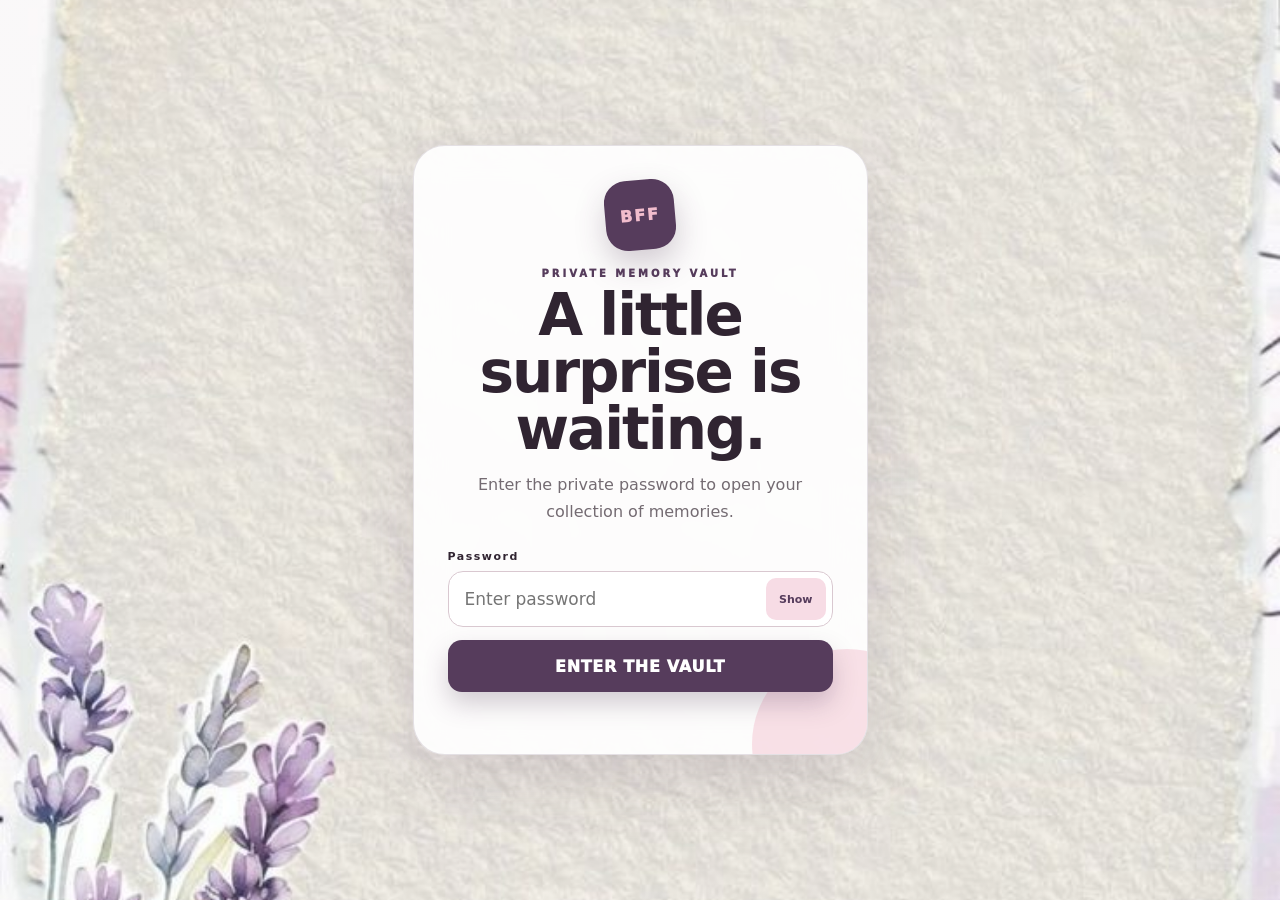
<file: index.html>
<!DOCTYPE html>
<html lang="en">
<head>
<meta charset="UTF-8">
<meta name="viewport" content="width=device-width, initial-scale=1.0">
<title>BestFriendForever • Private Entry</title>
<link rel="stylesheet" href="css/style.css">
</head>
<body class="vault-page">
<main class="vault-shell">
  <section class="lock-card">
    <div class="vault-mark"><span>BFF</span></div>
    <p class="eyebrow">PRIVATE MEMORY VAULT</p>
    <h1>A little surprise is waiting.</h1>
    <p class="sub">Enter the private password to open your collection of memories.</p>

    <form class="password-form" id="passwordForm">
      <label for="vaultPassword">Password</label>
      <div class="password-wrap">
        <input id="vaultPassword" type="password" inputmode="numeric" maxlength="4"
               placeholder="Enter password" autocomplete="off" required>
        <button type="button" id="togglePassword" class="eye-btn">Show</button>
      </div>
      <button class="unlock-btn" type="submit">ENTER THE VAULT</button>
      <p class="error" id="errorMsg"></p>
    </form>
  </section>
</main>
<script src="js/app.js"></script>
</body>
</html>
</file>
<file: css/style.css>
:root{
  --violet:#563c5c;
  --pink:#f2bdcd;
  --pink2:#f7dce5;
  --cream:#fff8fb;
  --ink:#302431;
  --white:#fff;
  --shadow:0 24px 70px rgba(86,60,92,.18);
}
*{box-sizing:border-box}
html{scroll-behavior:smooth}
body{margin:0;color:var(--ink);font-family:Inter,ui-sans-serif,system-ui,-apple-system,"Segoe UI",sans-serif;background:var(--cream);overflow-x:hidden}
a{text-decoration:none;color:inherit}
button,input{font:inherit}
button{cursor:pointer}
body:before{content:"";position:fixed;inset:0;pointer-events:none;opacity:.12;background-image:radial-gradient(rgba(86,60,92,.2) .6px,transparent .6px);background-size:6px 6px;z-index:50}

.vault-page{
  min-height:100vh;display:grid;place-items:center;padding:24px;
  background:
   radial-gradient(circle at 15% 15%,rgba(242,189,205,.55),transparent 30%),
   radial-gradient(circle at 85% 85%,rgba(86,60,92,.12),transparent 30%),
   linear-gradient(135deg,#fff8fb,#f7dce5);
}
.vault-shell{width:min(455px,100%)}
.lock-card{
  background:rgba(255,255,255,.9);border:1px solid rgba(86,60,92,.15);
  border-radius:32px;padding:34px;box-shadow:var(--shadow);backdrop-filter:blur(16px);
  position:relative;overflow:hidden;text-align:center
}
.lock-card:after{content:"";position:absolute;width:190px;height:190px;right:-75px;bottom:-85px;border-radius:50%;background:var(--pink);opacity:.45}
.vault-mark{width:70px;height:70px;margin:auto;border-radius:22px;background:var(--violet);display:grid;place-items:center;box-shadow:0 14px 30px rgba(86,60,92,.25);transform:rotate(-5deg)}
.vault-mark span{color:var(--pink);font-weight:1000;letter-spacing:2px}
.eyebrow{margin:18px 0 8px;color:var(--violet);font-size:10px;font-weight:1000;letter-spacing:3px}
h1{font-size:clamp(34px,7vw,58px);line-height:.98;letter-spacing:-2px;margin:0 0 15px}
h1 em{font-family:Georgia,serif;color:var(--violet);font-weight:500}
.sub,.section-sub{color:#746b72;line-height:1.65;max-width:620px;margin:0 auto 25px}
.password-form{text-align:left;position:relative;z-index:2}
.password-form label{display:block;font-size:11px;font-weight:900;letter-spacing:1.5px;margin:0 0 8px}
.password-wrap{position:relative}
.password-form input{width:100%;height:56px;border:1px solid #d9c8d0;border-radius:15px;background:#fff;padding:0 72px 0 16px;outline:none;font-size:17px;color:var(--ink)}
.password-form input:focus{border-color:var(--violet);box-shadow:0 0 0 4px rgba(86,60,92,.1)}
.eye-btn{position:absolute;right:7px;top:7px;height:42px;padding:0 13px;border:0;border-radius:10px;background:var(--pink2);color:var(--violet);font-size:11px;font-weight:900}
.unlock-btn,.outline-btn,.tiny-btn{border:0;border-radius:14px;font-weight:950;letter-spacing:.7px}
.unlock-btn{width:100%;height:52px;margin-top:13px;background:var(--violet);color:#fff;box-shadow:0 12px 25px rgba(86,60,92,.25);transition:.2s}
.unlock-btn:hover{transform:translateY(-2px);background:#452f4a}
.error{height:18px;color:#a52f55;font-size:12px;font-weight:800;margin:10px 0 0}

.topbar{height:70px;padding:0 5vw;display:flex;align-items:center;justify-content:space-between;position:sticky;top:0;z-index:40;background:rgba(255,248,251,.82);backdrop-filter:blur(16px);border-bottom:1px solid rgba(86,60,92,.1)}
.brand{font-size:13px;font-weight:1000;letter-spacing:2px}.brand span{color:var(--violet)}
.page-count{font-size:10px;font-weight:1000;letter-spacing:2px;color:var(--violet)}
.tiny-btn{background:var(--violet);color:#fff;padding:10px 14px;font-size:10px}

.home-page{
 min-height:100vh;background:
 radial-gradient(circle at 10% 10%,rgba(242,189,205,.5),transparent 28%),
 radial-gradient(circle at 90% 90%,rgba(86,60,92,.1),transparent 30%),
 linear-gradient(135deg,#fff8fb,#f7dce5);
}
.home-main,.gift-main{width:min(1100px,92%);margin:auto;position:relative;z-index:1}
.home-main{padding:72px 0 100px}
.home-hero{text-align:center;margin-bottom:42px}
.funny-quotes{display:flex;gap:10px;justify-content:center;flex-wrap:wrap;margin-top:25px}
.funny-quotes span{background:rgba(255,255,255,.8);border:1px solid rgba(86,60,92,.12);border-radius:99px;padding:10px 15px;font-size:11px;font-weight:800;color:#665a63;box-shadow:0 8px 22px rgba(86,60,92,.06)}
.gift-grid{display:grid;grid-template-columns:repeat(3,1fr);gap:25px}
.gift-card{text-align:center;display:block}
.gift-art{height:350px;border-radius:30px;background:linear-gradient(145deg,#fff,#f7dce5);border:1px solid rgba(86,60,92,.12);position:relative;display:grid;place-items:center;overflow:hidden;perspective:1000px;box-shadow:0 15px 45px rgba(86,60,92,.1);transition:.3s}
.gift-floor{position:absolute;bottom:40px;width:210px;height:42px;background:rgba(56,35,61,.22);filter:blur(17px);border-radius:50%;transition:.4s}
.css-gift{width:220px;height:220px;position:relative;transform-style:preserve-3d;transform:rotateX(8deg) rotateY(-15deg);transition:transform .55s cubic-bezier(.2,.8,.2,1);z-index:2}
.gift-body{position:absolute;left:18px;top:82px;width:184px;height:118px;border-radius:5px 5px 14px 14px;background:linear-gradient(90deg,#6d4a74,#563c5c 43%,#68466f);box-shadow:inset -18px -12px 24px rgba(30,18,35,.25),inset 10px 8px 14px rgba(255,255,255,.1),12px 17px 18px rgba(49,28,54,.25)}
.gift-body:after{content:"";position:absolute;right:-12px;top:12px;width:12px;height:92px;background:#422c47;transform:skewY(-18deg);transform-origin:left top;border-radius:0 4px 8px 0}
.gift-ribbon-v{position:absolute;left:76px;top:0;width:34px;height:100%;background:linear-gradient(90deg,#e7a7bb,#f2bdcd 48%,#c97f9b);box-shadow:inset 5px 0 7px rgba(255,255,255,.25),inset -5px 0 7px rgba(100,45,73,.15)}
.gift-ribbon-h{position:absolute;left:0;top:48px;width:100%;height:25px;background:linear-gradient(#e5a1b7,#f2bdcd,#ca809b);box-shadow:0 4px 7px rgba(70,35,55,.16)}
.gift-lid{position:absolute;left:7px;top:62px;width:200px;height:52px;transform-style:preserve-3d;transition:transform .55s cubic-bezier(.2,.8,.2,1);z-index:4}
.lid-top{position:absolute;left:0;top:0;width:200px;height:44px;border-radius:7px 7px 5px 5px;background:linear-gradient(145deg,#76517d,#563c5c 58%,#452e4a);box-shadow:inset 10px 7px 12px rgba(255,255,255,.13),inset -10px -8px 14px rgba(30,15,35,.24),0 10px 14px rgba(50,28,55,.2)}
.lid-side{position:absolute;right:-9px;top:8px;width:10px;height:39px;background:#3d2841;transform:skewY(-22deg);border-radius:0 3px 4px 0}
.lid-ribbon-v{position:absolute;left:82px;top:0;width:35px;height:44px;background:linear-gradient(90deg,#d88fa7,#f2bdcd,#bd6d89);z-index:2;box-shadow:inset 5px 0 5px rgba(255,255,255,.2)}
.gift-bow{position:absolute;left:65px;top:25px;width:90px;height:60px;z-index:6}
.bow-loop{position:absolute;width:58px;height:40px;border:13px solid #f2bdcd;background:linear-gradient(145deg,#f6d3df,#d88fa7);box-shadow:inset 5px 4px 6px rgba(255,255,255,.3),0 6px 8px rgba(70,35,55,.18)}
.bow-left{left:-10px;top:3px;border-radius:70% 35% 65% 45%;transform:rotate(-25deg)}
.bow-right{right:-10px;top:3px;border-radius:35% 70% 45% 65%;transform:rotate(25deg)}
.bow-knot{position:absolute;left:34px;top:14px;width:27px;height:29px;border-radius:45%;background:linear-gradient(145deg,#f6d3df,#bf718c);box-shadow:inset 4px 3px 4px rgba(255,255,255,.28),0 6px 8px rgba(70,35,55,.2)}
.gift-sticker{position:absolute;right:28px;top:28px;z-index:8;width:64px;height:64px;border-radius:50%;display:grid;place-items:center;background:var(--violet);color:var(--pink);font-size:10px;font-weight:1000;line-height:1.05;transform:rotate(8deg);box-shadow:0 8px 16px rgba(86,60,92,.2);transition:.35s}
.gift-card:hover .gift-art{transform:translateY(-6px);box-shadow:0 30px 65px rgba(86,60,92,.2);border-color:rgba(86,60,92,.3)}
.gift-card:hover .css-gift{transform:translateY(-18px) rotateX(12deg) rotateY(-22deg) rotateZ(-2deg) scale(1.07)}
.gift-card:hover .gift-lid{transform:translateY(-14px) rotateZ(-2deg) rotateX(9deg)}
.gift-card:hover .gift-floor{transform:scale(1.3);opacity:.55}
.gift-card:hover .gift-sticker{transform:rotate(-8deg) scale(1.12) translateY(-4px)}
.sparkle{position:absolute;color:var(--violet);font-size:24px;opacity:0;z-index:9}
.sparkle-a{left:13%;top:25%}.sparkle-b{right:15%;bottom:25%}
.gift-card:hover .sparkle{opacity:1;animation:sparkle .9s ease-in-out infinite alternate}
@keyframes sparkle{to{transform:scale(1.4) rotate(20deg);opacity:.4}}

.g1-page{background:radial-gradient(circle at 12% 15%,rgba(242,189,205,.5),transparent 28%),linear-gradient(135deg,#fff8fb,#f7dce5)}
.g2-page{background:radial-gradient(circle at 88% 18%,rgba(242,189,205,.55),transparent 30%),linear-gradient(135deg,#fff8fb,#f2e6eb)}
.g3-page{background:radial-gradient(circle at 50% 10%,rgba(86,60,92,.13),transparent 30%),linear-gradient(135deg,#f7dce5,#fff8fb)}
.gift-main{padding:65px 0 90px}.gift-main section{text-align:center}

.envelope-wrap{margin:50px auto 28px;perspective:1000px}
.envelope{width:min(540px,94vw);height:320px;border:0;background:none;position:relative;cursor:pointer;transform-style:preserve-3d;filter:drop-shadow(0 28px 25px rgba(86,60,92,.18))}
.envelope-back,.envelope-front,.flap{position:absolute;inset:0;border-radius:12px}
.envelope-back{background:var(--violet)}
.envelope-front{background:#68486f;clip-path:polygon(0 42%,50% 72%,100% 42%,100% 100%,0 100%);z-index:4}
.flap{background:var(--pink);clip-path:polygon(0 0,100% 0,50% 58%);transform-origin:top;z-index:5;transition:transform .9s cubic-bezier(.2,.8,.15,1)}
.letter-paper{position:absolute;left:8%;width:84%;height:245px;top:24px;background:#fff;border-radius:6px;z-index:3;padding:34px 30px;text-align:left;font-family:Georgia,serif;font-size:18px;line-height:1.7;transform:translateY(75px);transition:.9s cubic-bezier(.2,.8,.15,1);box-shadow:0 8px 20px rgba(0,0,0,.1)}
.envelope.open .flap{transform:rotateX(180deg);z-index:2}.envelope.open .letter-paper{transform:translateY(-100px)}
.cursor{color:var(--violet);animation:blink .7s infinite}@keyframes blink{50%{opacity:0}}
.message-controls{display:flex;gap:10px;justify-content:center;flex-wrap:wrap;margin-top:25px}.outline-btn{background:#fff;border:1px solid rgba(86,60,92,.2);color:var(--violet);padding:12px 17px;font-size:11px}.outline-btn:hover{background:var(--pink2)}

.polaroid-scene{width:min(850px,100%);height:570px;margin:35px auto 15px;position:relative;background:rgba(86,60,92,.08);border-radius:30px;overflow:hidden}
.polaroid{position:absolute;width:245px;background:#fff;padding:10px 10px 35px;box-shadow:0 18px 35px rgba(86,60,92,.2);transition:.4s;cursor:pointer}
.polaroid img{display:block;width:100%;aspect-ratio:4/5;object-fit:cover;background:var(--pink2)}
.polaroid b{position:absolute;bottom:10px;left:0;right:0;text-align:center;font-size:10px;letter-spacing:2px;color:var(--violet)}
.p1{left:8%;top:13%;transform:rotate(-9deg)}.p2{left:36%;top:24%;transform:rotate(4deg)}.p3{right:8%;top:10%;transform:rotate(8deg)}
.polaroid:hover{z-index:8;transform:translateY(-16px) rotate(0deg) scale(1.08);box-shadow:0 30px 60px rgba(86,60,92,.3)}
.polaroid-decor{position:absolute;right:-80px;bottom:-130px;width:300px;opacity:.16;transform:rotate(8deg);pointer-events:none}

.scratch-stage h1{margin-bottom:20px}
.scratch-card{width:min(760px,96vw);height:470px;margin:35px auto 15px;position:relative;overflow:hidden;border-radius:28px;background:#fff;box-shadow:var(--shadow);touch-action:none;isolation:isolate}
.reveal-content{height:100%;display:grid;grid-template-columns:45% 55%;background:var(--violet);text-align:left}
.reveal-content img{width:100%;height:100%;object-fit:cover;background:var(--pink2)}
.reveal-copy{padding:45px 35px;color:#fff;display:flex;flex-direction:column;justify-content:center}.reveal-copy span{color:var(--pink);font-size:10px;font-weight:1000;letter-spacing:3px}.reveal-copy h2{font:500 39px/1.05 Georgia,serif;margin:10px 0}.reveal-copy p{line-height:1.6;color:#f7dce5}
#scratchCanvas{position:absolute;inset:0;width:100%;height:100%;z-index:5;touch-action:none;cursor:crosshair;display:block}
.scratch-cover-text{position:absolute;inset:0;z-index:6;display:grid;place-content:center;gap:7px;color:#fff;text-align:center;pointer-events:none;text-shadow:0 2px 8px rgba(40,20,40,.2);transition:.3s}
.scratch-cover-text strong{font-size:20px;letter-spacing:4px}.scratch-cover-text small{font-size:11px;letter-spacing:1px}.scratch-cover-text.hidden{opacity:0}

@media(max-width:850px){
 .gift-grid{grid-template-columns:1fr 1fr}.gift-art{height:320px}
 .polaroid-scene{height:520px}.polaroid{width:210px}
}
@media(max-width:600px){
 .topbar{padding:0 18px}.lock-card{padding:28px 20px}
 .gift-grid{grid-template-columns:1fr}.gift-art{height:300px}
 .home-main,.gift-main{padding-top:45px}
 .polaroid-scene{height:720px}
 .polaroid{width:210px}
 .p1{left:50%;top:7%;transform:translateX(-50%) rotate(-7deg)}
 .p2{left:50%;top:31%;transform:translateX(-50%) rotate(4deg)}
 .p3{right:auto;left:50%;top:55%;transform:translateX(-50%) rotate(-5deg)}
 .polaroid:hover{transform:translateX(-50%) translateY(-12px) rotate(0) scale(1.05)}
 .scratch-card{height:600px}.reveal-content{grid-template-columns:1fr}
 .reveal-content img{height:235px}.reveal-copy{padding:25px}.reveal-copy h2{font-size:31px}
 .envelope{height:260px}.letter-paper{height:205px;font-size:15px;padding:25px 18px}
}
/* Real 3D gift image presentation */
.real-gift-box{width:min(340px,78%);height:auto;object-fit:contain;position:relative;z-index:3;filter:drop-shadow(0 28px 22px rgba(50,28,55,.28));transform:translateY(6px) rotate(-1.5deg) scale(1);transform-origin:50% 82%;transition:transform .55s cubic-bezier(.2,.8,.2,1),filter .55s}
.gift-card:hover .real-gift-box{transform:translateY(-20px) rotate(1.5deg) scale(1.06);filter:drop-shadow(0 38px 28px rgba(50,28,55,.36))}
.g1-art,.g3-art{display:block;width:min(520px,90vw);height:auto;margin:0 auto 18px;filter:drop-shadow(0 18px 22px rgba(86,60,92,.14));transition:.45s}
.g1-art:hover,.g3-art:hover{transform:translateY(-8px) scale(1.02);filter:drop-shadow(0 28px 28px rgba(86,60,92,.22))}

.vault-page{background-image:linear-gradient(rgba(255,255,255,.12),rgba(255,255,255,.12)),url("../img/lock-bg.jpg");background-size:cover;background-position:center;background-attachment:fixed}
.home-page{background-image:linear-gradient(rgba(255,255,255,.08),rgba(255,255,255,.08)),url("../img/home-bg.jpg");background-size:cover;background-position:center;background-attachment:fixed}
.g1-page{background-image:linear-gradient(rgba(255,255,255,.08),rgba(255,255,255,.08)),url("../img/g1-bg.png");background-size:cover;background-position:center;background-attachment:fixed}
.g2-page{background-image:linear-gradient(rgba(255,255,255,.08),rgba(255,255,255,.08)),url("../img/g2-bg.jpg");background-size:cover;background-position:center;background-attachment:fixed}
.g3-page{background-image:linear-gradient(rgba(255,255,255,.08),rgba(255,255,255,.08)),url("../img/g3-bg.png");background-size:cover;background-position:center;background-attachment:fixed}

@media (max-width: 700px){
  .real-gift-box{width:min(290px,82vw)}
  .gift-art{height:310px}
}
</file>
